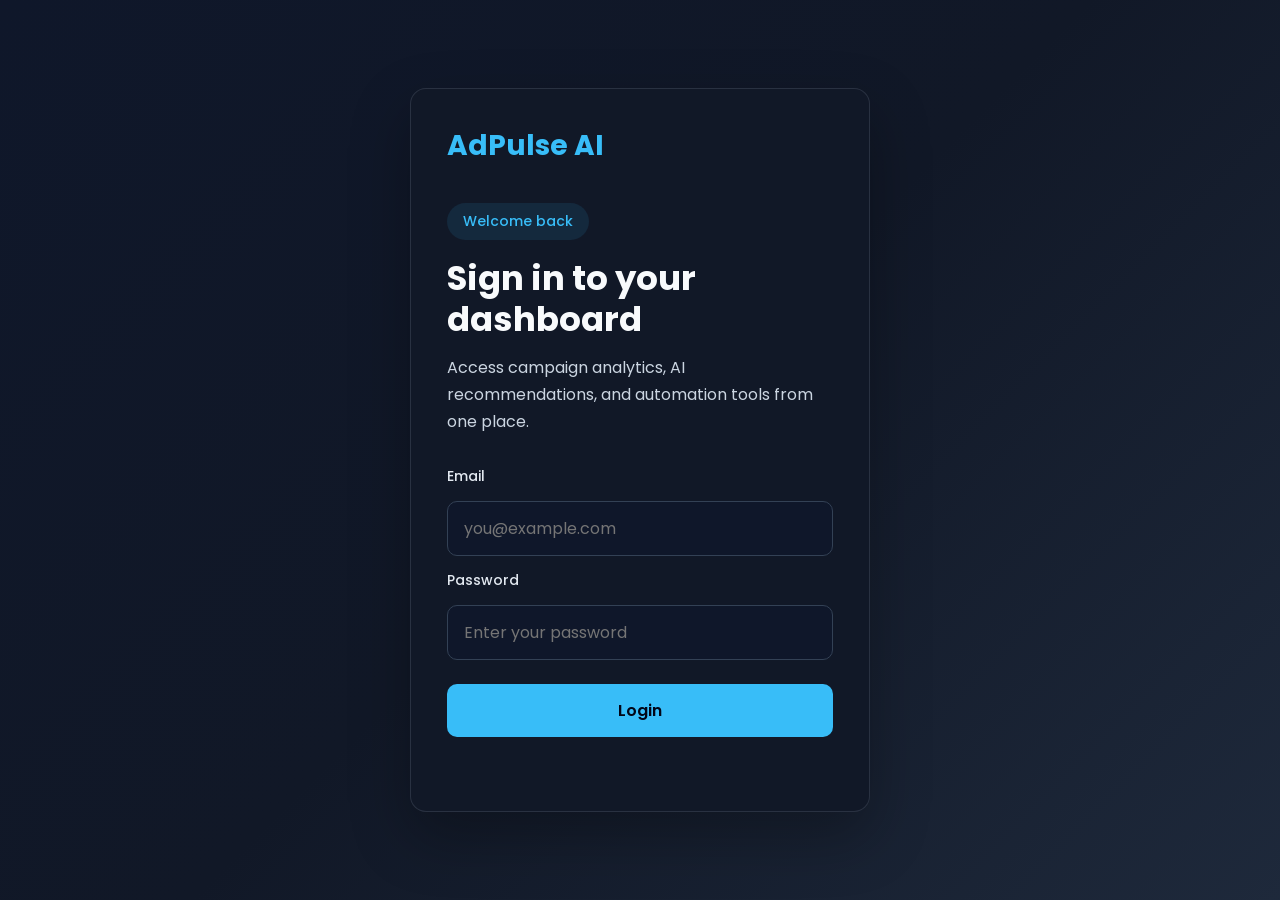
<file: index/login.html>
<!DOCTYPE html>
<html lang="en">

<head>
  <meta charset="UTF-8" />
  <meta name="viewport" content="width=device-width, initial-scale=1.0" />
  <title>Login - AdPulse AI</title>

  <link rel="stylesheet" href="../css/login.css" />
  <link rel="preconnect" href="https://fonts.googleapis.com" />
  <link rel="preconnect" href="https://fonts.gstatic.com" crossorigin />
  <link
    href="https://fonts.googleapis.com/css2?family=Poppins:wght@300;400;500;600;700&display=swap"
    rel="stylesheet"
  />
</head>

<body>
  <main class="login-page">
    <section class="login-panel">
      <a class="logo" href="index.html">AdPulse AI</a>

      <div class="login-copy">
        <p class="tag">Welcome back</p>
        <h1>Sign in to your dashboard</h1>
        <p>Access campaign analytics, AI recommendations, and automation tools from one place.</p>
      </div>

      <form class="login-form">
        <label for="email">Email</label>
        <input id="email" type="email" placeholder="you@example.com" required />

        <label for="password">Password</label>
        <input id="password" type="password" placeholder="Enter your password" required />

        <button class="primary-btn" type="submit">Login</button>
        <p class="form-message" aria-live="polite"></p>
      </form>
    </section>
  </main>

  <script src="../js/login.js"></script>
</body>

</html>
</file>
<file: css/login.css>
*{
  margin: 0;
  padding: 0;
  box-sizing: border-box;
}

body{
  min-height: 100vh;
  font-family: 'Poppins', sans-serif;
  background: #0f172a;
  color: #f8fafc;
}

.login-page{
  min-height: 100vh;
  display: grid;
  place-items: center;
  padding: 32px 16px;
  background: linear-gradient(135deg, #0f172a, #111827, #1e293b);
}

.login-panel{
  width: 100%;
  max-width: 460px;
  padding: 36px;
  border: 1px solid rgba(148,163,184,0.18);
  border-radius: 16px;
  background: #111827;
  box-shadow: 0 24px 60px rgba(0,0,0,0.28);
}

.logo{
  display: inline-block;
  margin-bottom: 36px;
  color: #38bdf8;
  font-size: 28px;
  font-weight: 700;
  text-decoration: none;
}

.tag{
  display: inline-block;
  padding: 8px 16px;
  margin-bottom: 18px;
  border-radius: 999px;
  background: rgba(56,189,248,0.1);
  color: #38bdf8;
  font-size: 14px;
  font-weight: 500;
}

.login-copy h1{
  margin-bottom: 14px;
  font-size: 34px;
  line-height: 1.2;
}

.login-copy p:last-child{
  margin-bottom: 30px;
  color: #cbd5e1;
  line-height: 1.7;
}

.login-form{
  display: grid;
  gap: 14px;
}

.login-form label{
  color: #e2e8f0;
  font-size: 14px;
  font-weight: 500;
}

.login-form input{
  width: 100%;
  padding: 14px 16px;
  border: 1px solid #334155;
  border-radius: 10px;
  background: #0f172a;
  color: #f8fafc;
  font: inherit;
  outline: none;
}

.login-form input:focus{
  border-color: #38bdf8;
  box-shadow: 0 0 0 3px rgba(56,189,248,0.12);
}

.primary-btn{
  margin-top: 10px;
  padding: 14px 22px;
  border: 0;
  border-radius: 10px;
  background: #38bdf8;
  color: #020617;
  font: inherit;
  font-weight: 600;
  cursor: pointer;
  transition: 0.3s;
}

.primary-btn:hover{
  transform: translateY(-3px);
}

.form-message{
  min-height: 24px;
  color: #38bdf8;
  font-size: 14px;
  text-align: center;
}

@media(max-width: 520px){
  .login-panel{
    padding: 28px 22px;
  }

  .login-copy h1{
    font-size: 28px;
  }
}
</file>
